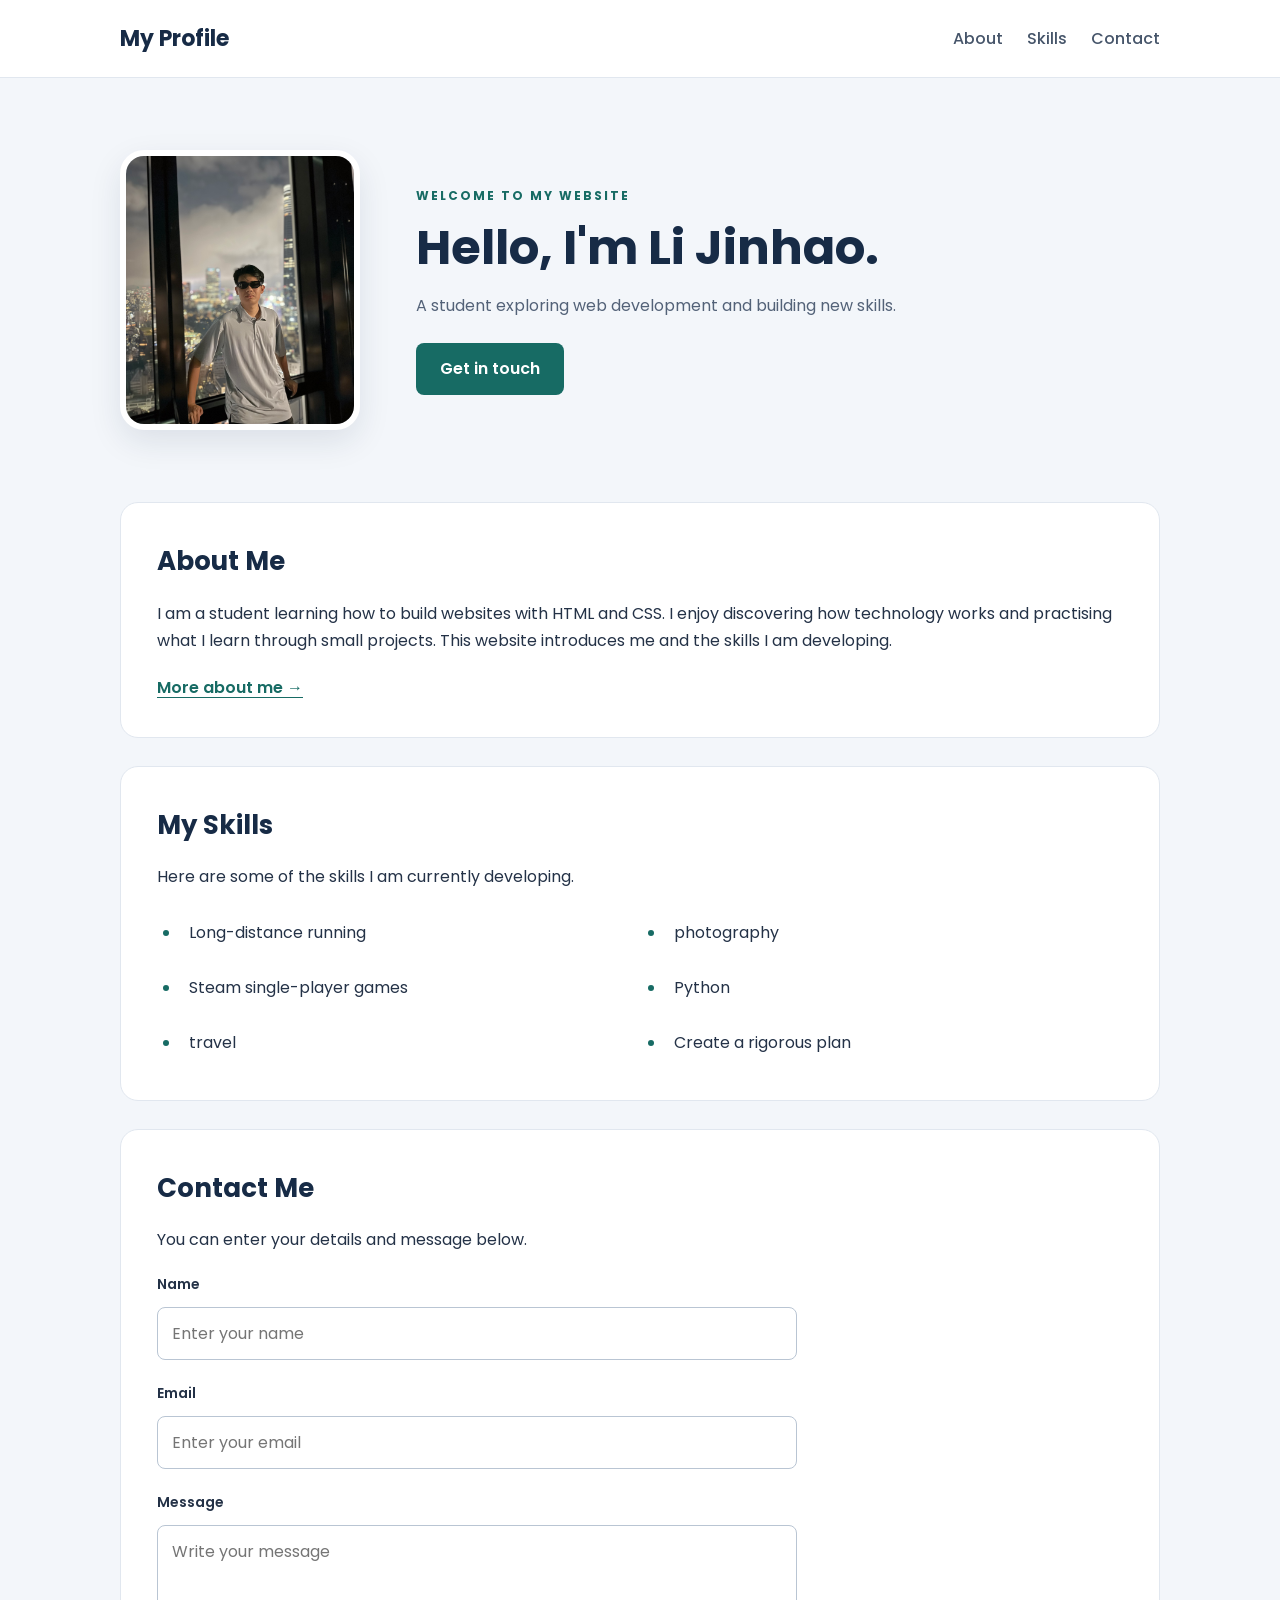
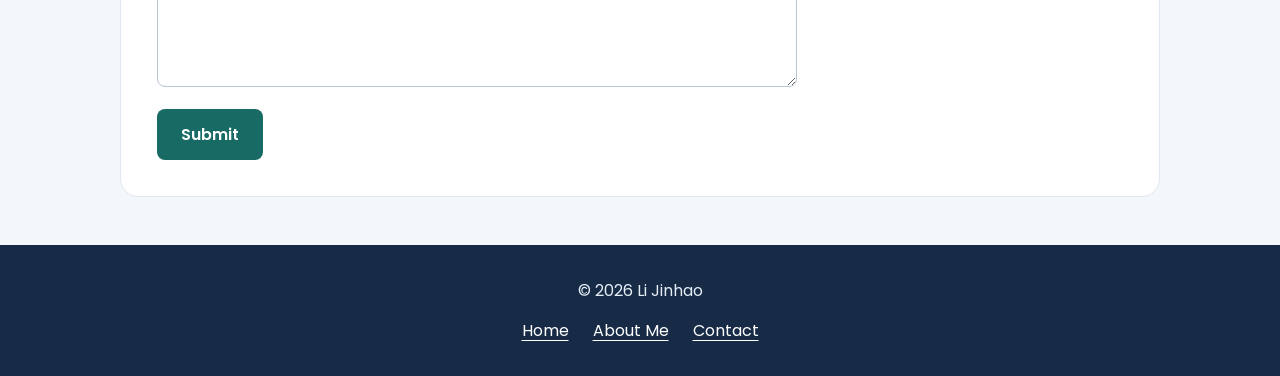
<file: index.html>
<!DOCTYPE html>
<html lang="en">
<head>
  <meta charset="UTF-8">
  <meta name="viewport" content="width=device-width, initial-scale=1.0">
  <title>Li Jinhao | Personal Profile</title>

  <link rel="preconnect" href="https://fonts.googleapis.com">
  <link rel="preconnect" href="https://fonts.gstatic.com" crossorigin>
  <link href="https://fonts.googleapis.com/css2?family=Poppins:wght@400;500;600;700&display=swap"
        rel="stylesheet">

  <link rel="stylesheet" href="css/styles.css">
</head>

<body>
  <header class="site-header">
    <div class="container header-content">
      <a class="logo" href="index.html">My Profile</a>

      <nav aria-label="Main navigation">
        <a href="#about">About</a>
        <a href="#skills">Skills</a>
        <a href="#contact">Contact</a>
      </nav>
    </div>
  </header>

  <main class="container">
    <section class="hero">
      <img class="profile-photo"
           src="images/profile.png"
           alt="Portrait of Li Jinhao">

      <div>
        <p class="eyebrow">WELCOME TO MY WEBSITE</p>
        <h1>Hello, I'm Li Jinhao.</h1>
        <p class="hero-description">
          A student exploring web development and building new skills.
        </p>
        <a class="button" href="#contact">Get in touch</a>
      </div>
    </section>

    <section id="about" class="card">
      <h2>About Me</h2>
      <p>
        I am a student learning how to build websites with HTML and CSS.
        I enjoy discovering how technology works and practising what
        I learn through small projects. This website introduces me
        and the skills I am developing.
      </p>
      <a class="text-link" href="about.html">More about me →</a>
    </section>

    <section id="skills" class="card">
      <h2>My Skills</h2>
      <p>Here are some of the skills I am currently developing.</p>

      <ul class="skills-list">
        <li>Long-distance running</li>
        <li>photography</li>
        <li>Steam single-player games</li>
        <li>Python</li>
        <li>travel</li>
        <li>Create a rigorous plan</li>
      </ul>
    </section>

    <section id="contact" class="card">
      <h2>Contact Me</h2>
      <p>You can enter your details and message below.</p>

      <form>
        <label for="name">Name</label>
        <input type="text" id="name" name="name"
               placeholder="Enter your name" required>

        <label for="email">Email</label>
        <input type="email" id="email" name="email"
               placeholder="Enter your email" required>

        <label for="message">Message</label>
        <textarea id="message" name="message" rows="5"
                  placeholder="Write your message" required></textarea>

        <button class="button" type="submit">Submit</button>
      </form>
    </section>
  </main>

  <footer class="site-footer">
    <p>© 2026 Li Jinhao</p>
    <div>
      <a href="index.html">Home</a>
      <a href="about.html">About Me</a>
      <a href="#contact">Contact</a>
    </div>
  </footer>
</body>
</html>
</file>
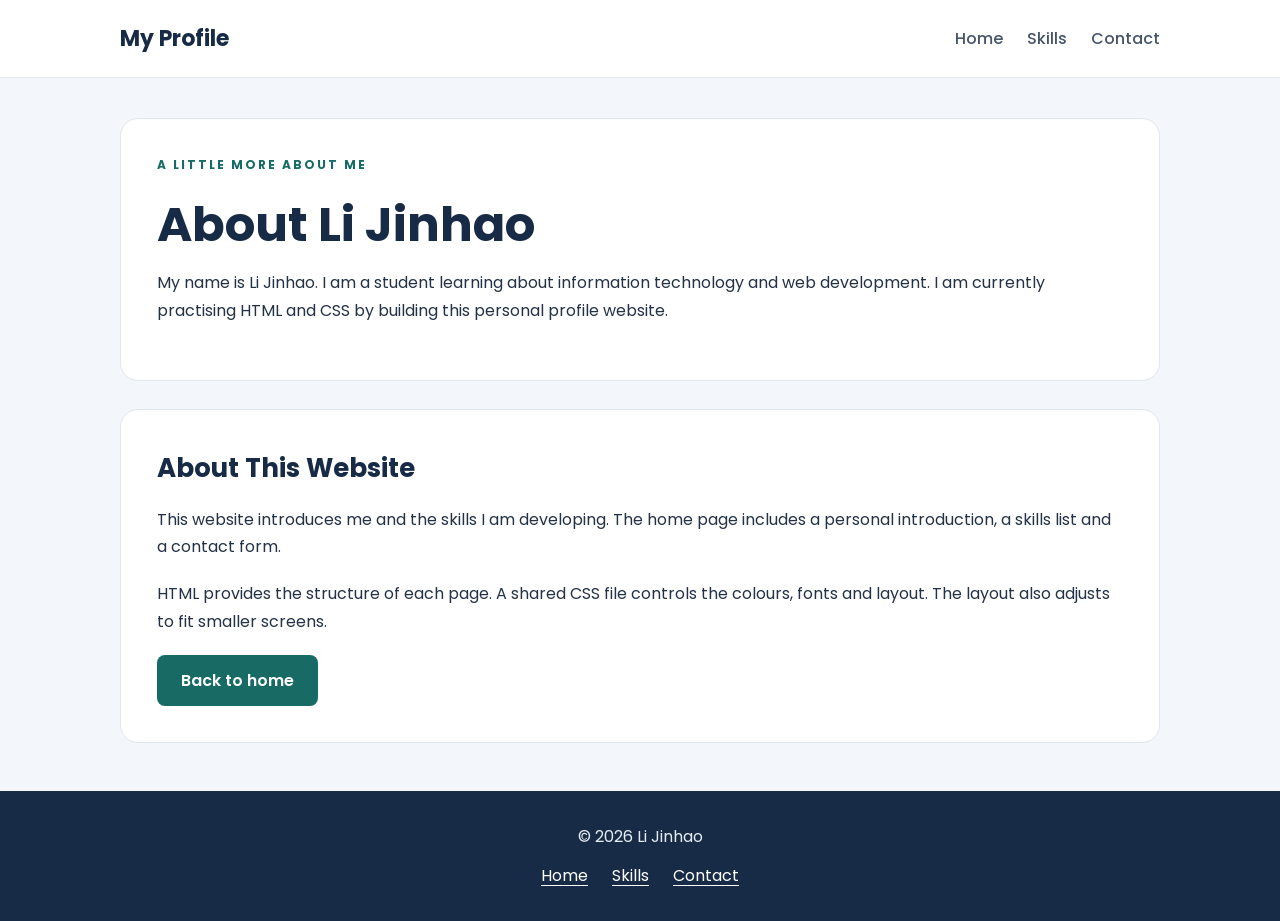
<file: about.html>
<!DOCTYPE html>
<html lang="en">
<head>
  <meta charset="UTF-8">
  <meta name="viewport" content="width=device-width, initial-scale=1.0">
  <title>About Li Jinhao</title>

  <link rel="preconnect" href="https://fonts.googleapis.com">
  <link rel="preconnect" href="https://fonts.gstatic.com" crossorigin>
  <link href="https://fonts.googleapis.com/css2?family=Poppins:wght@400;500;600;700&display=swap"
        rel="stylesheet">

  <link rel="stylesheet" href="css/styles.css">
</head>

<body>
  <header class="site-header">
    <div class="container header-content">
      <a class="logo" href="index.html">My Profile</a>

      <nav aria-label="Main navigation">
        <a href="index.html">Home</a>
        <a href="index.html#skills">Skills</a>
        <a href="index.html#contact">Contact</a>
      </nav>
    </div>
  </header>

  <main class="container about-page">
    <section class="card">
      <p class="eyebrow">A LITTLE MORE ABOUT ME</p>
      <h1>About Li Jinhao</h1>
      <p>
        My name is Li Jinhao. I am a student learning about
        information technology and web development.
        I am currently practising HTML and CSS by building
        this personal profile website.
      </p>
    </section>

    <section class="card">
      <h2>About This Website</h2>
      <p>
        This website introduces me and the skills I am developing.
        The home page includes a personal introduction, a skills
        list and a contact form.
      </p>
      <p>
        HTML provides the structure of each page. A shared CSS
        file controls the colours, fonts and layout. The layout
        also adjusts to fit smaller screens.
      </p>
      <a class="button" href="index.html">Back to home</a>
    </section>
  </main>

  <footer class="site-footer">
    <p>© 2026 Li Jinhao</p>
    <div>
      <a href="index.html">Home</a>
      <a href="index.html#skills">Skills</a>
      <a href="index.html#contact">Contact</a>
    </div>
  </footer>
</body>
</html>
</file>
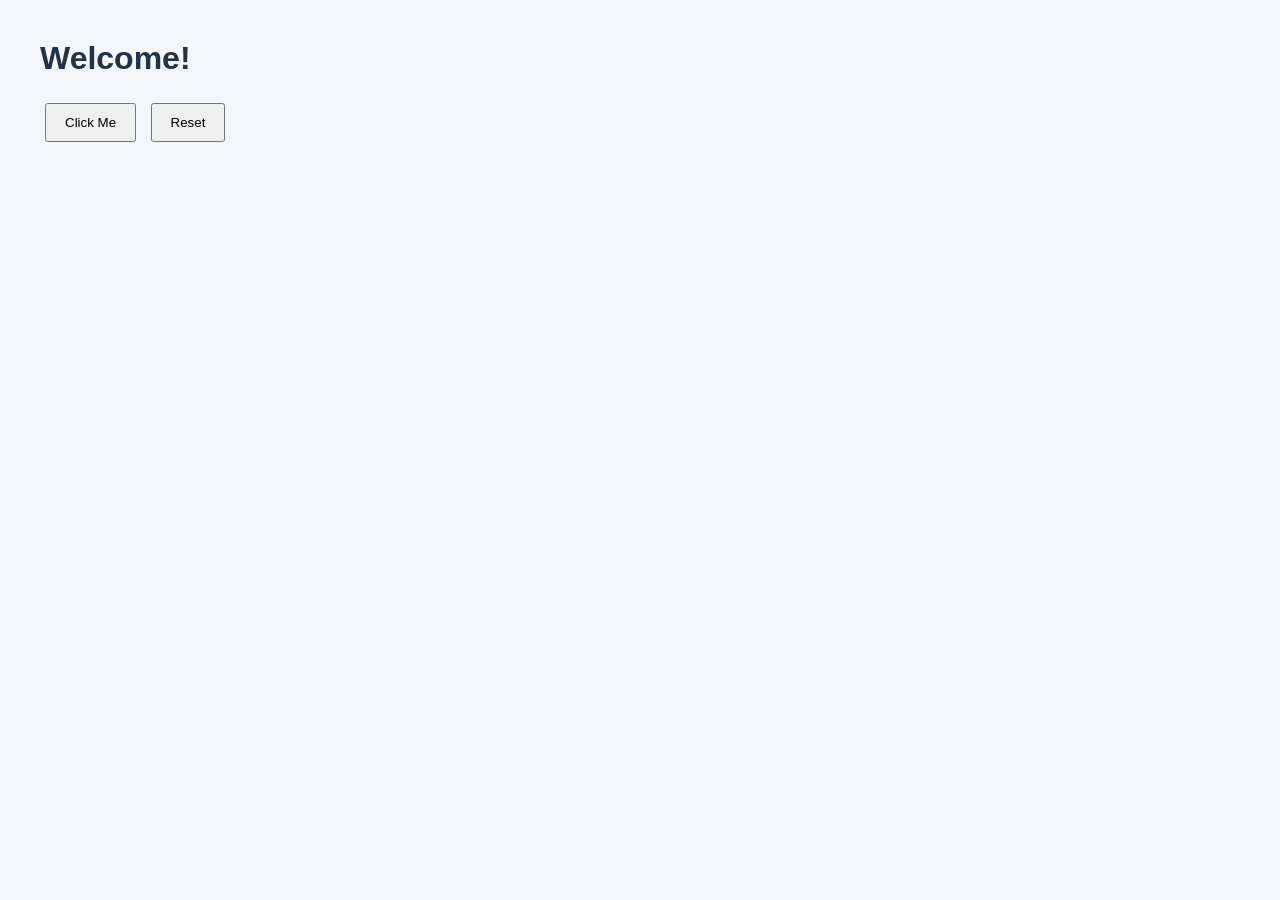
<file: mypage.html>
<!DOCTYPE html>
<html lang="en">
<head>
  <meta charset="UTF-8">
  <meta name="viewport" content="width=device-width, initial-scale=1.0">
  <title>Interactive Page | Li Jinhao</title>

  <style>
    body {
      font-family: Arial, sans-serif;
      margin: 40px;
      background-color: #f3f6fa;
      color: #243247;
    }

    button {
      padding: 10px 18px;
      margin: 5px;
      cursor: pointer;
    }
  </style>
</head>

<body>
  <h1 id="myHeading">Welcome!</h1>

  <button id="myButton" type="button">Click Me</button>
  <button id="resetButton" type="button">Reset</button>

<script>
  const heading = document.getElementById("myHeading");
  const button = document.getElementById("myButton");
  const resetButton = document.getElementById("resetButton");

  button.addEventListener("click", function () {
    heading.textContent = "You clicked it! Have a great day!";
    heading.style.color = "#176b64";
  });

  resetButton.addEventListener("click", function () {
    heading.textContent = "Welcome!";
    heading.style.color = "";
  });
</script>
</body>
</html>
</file>
<file: css/styles.css>
/* Basic settings */
* {
  box-sizing: border-box;
}

html {
  scroll-behavior: smooth;
}

body {
  margin: 0;
  font-family: "Poppins", sans-serif;
  color: #243247;
  background: #f3f6fa;
  line-height: 1.7;
}

a {
  color: #176b64;
  text-underline-offset: 4px;
}

.container {
  width: min(1040px, 90%);
  margin: 0 auto;
}

/* Header and navigation */
.site-header {
  background: #ffffff;
  border-bottom: 1px solid #e1e7ef;
}

.header-content {
  display: flex;
  justify-content: space-between;
  align-items: center;
  gap: 20px;
  padding: 20px 0;
}

.logo {
  font-size: 22px;
  font-weight: 700;
  color: #172b46;
  text-decoration: none;
}

nav {
  display: flex;
  flex-wrap: wrap;
  gap: 24px;
}

nav a {
  color: #46556a;
  font-weight: 500;
  text-decoration: none;
}

nav a:hover {
  color: #176b64;
  text-decoration: underline;
}

/* Introduction */
.hero {
  display: grid;
  grid-template-columns: 240px 1fr;
  align-items: center;
  gap: 56px;
  padding: 72px 0;
}

.profile-photo {
  width: 240px;
  height: 280px;
  object-fit: cover;
  border-radius: 24px;
  border: 6px solid #ffffff;
  background: #dcebe8;
  box-shadow: 0 12px 32px rgb(23 43 70 / 10%);
}

.eyebrow {
  margin: 0 0 12px;
  color: #176b64;
  font-size: 12px;
  font-weight: 700;
  letter-spacing: 2px;
}

h1 {
  margin: 0 0 16px;
  color: #172b46;
  font-size: clamp(32px, 5vw, 48px);
  line-height: 1.2;
}

.hero-description {
  max-width: 480px;
  margin-bottom: 24px;
  color: #536278;
}

/* Content sections */
.card {
  margin-bottom: 28px;
  padding: 36px;
  background: #ffffff;
  border: 1px solid #e1e7ef;
  border-radius: 18px;
  scroll-margin-top: 24px;
}

h2 {
  margin: 0 0 16px;
  color: #172b46;
  font-size: 26px;
}

.card p {
  margin: 0 0 20px;
}

.text-link {
  font-weight: 600;
}

/* Skills list */
.skills-list {
  display: grid;
  grid-template-columns: repeat(2, minmax(0, 1fr));
  gap: 12px 28px;
  margin: 0;
  padding-left: 24px;
}

.skills-list li {
  padding: 8px;
}

.skills-list li::marker {
  color: #176b64;
}

/* Contact form */
form {
  display: grid;
  gap: 10px;
  max-width: 640px;
}

label {
  font-size: 14px;
  font-weight: 600;
}

input,
textarea {
  width: 100%;
  margin-bottom: 12px;
  padding: 12px 14px;
  border: 1px solid #b9c5d3;
  border-radius: 8px;
  background: #ffffff;
  color: #243247;
  font: inherit;
}

textarea {
  resize: vertical;
  min-height: 140px;
}

input:focus,
textarea:focus {
  outline: 3px solid #b9ded8;
  border-color: #176b64;
}

/* Links and buttons */
.button {
  display: inline-block;
  justify-self: start;
  padding: 12px 24px;
  border: 0;
  border-radius: 8px;
  background: #176b64;
  color: #ffffff;
  font: inherit;
  font-weight: 600;
  text-decoration: none;
  cursor: pointer;
}

.button:hover {
  background: #10534d;
}

a:focus-visible,
button:focus-visible {
  outline: 3px solid #d28a17;
  outline-offset: 4px;
}

/* Footer */
.site-footer {
  margin-top: 48px;
  padding: 32px 5%;
  background: #172b46;
  color: #e5edf6;
  text-align: center;
}

.site-footer p {
  margin: 0 0 12px;
}

.site-footer div {
  display: flex;
  justify-content: center;
  flex-wrap: wrap;
  gap: 24px;
}

.site-footer a {
  color: #ffffff;
}

/* Mobile screens */
@media (max-width: 640px) {
  .header-content {
    flex-direction: column;
  }

  nav {
    justify-content: center;
    gap: 20px;
  }

  .hero {
    grid-template-columns: 1fr;
    justify-items: center;
    gap: 28px;
    padding: 40px 0;
    text-align: center;
  }

  .hero-description {
    margin-left: auto;
    margin-right: auto;
  }

  .card {
    padding: 24px;
  }

  .skills-list {
    grid-template-columns: 1fr;
  }
}

@media (prefers-reduced-motion: reduce) {
  html {
    scroll-behavior: auto;
  }
}

/* Space above the content on the about page */
.about-page {
  padding-top: 40px;
}
</file>
